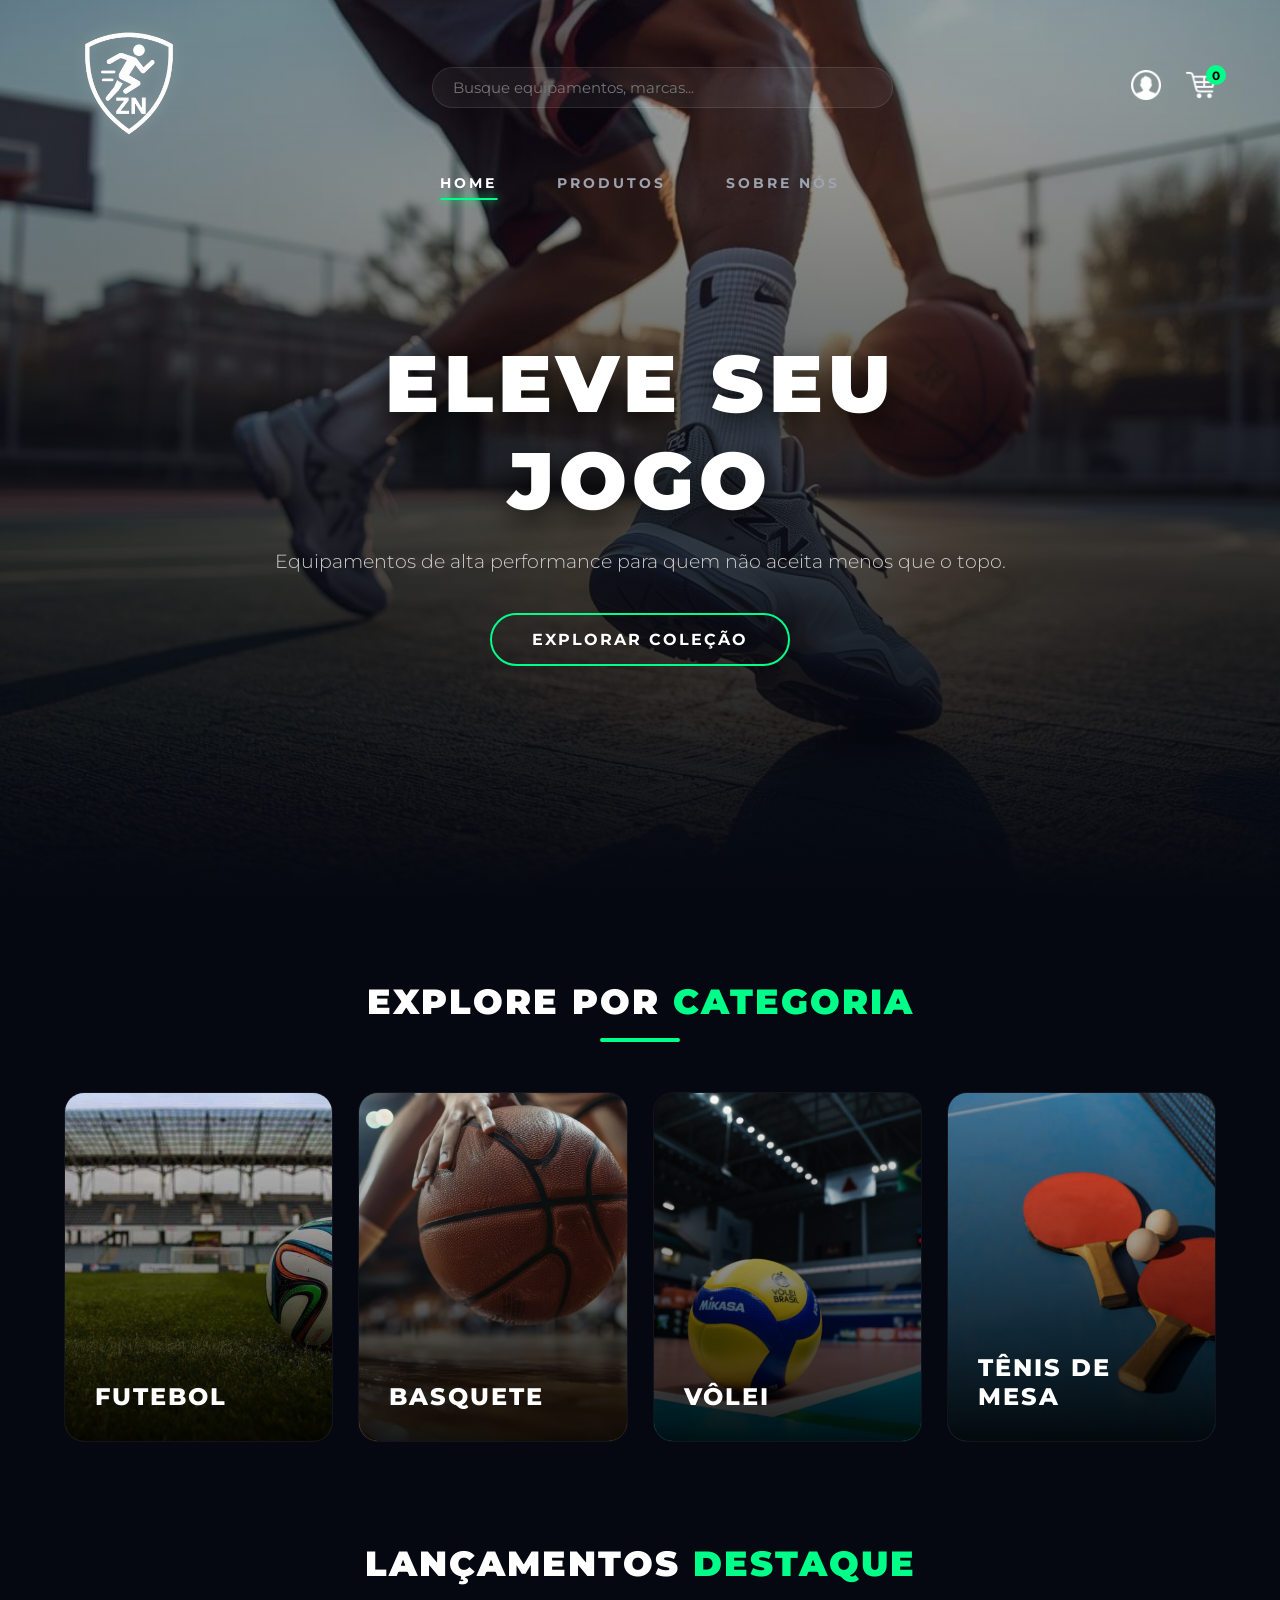
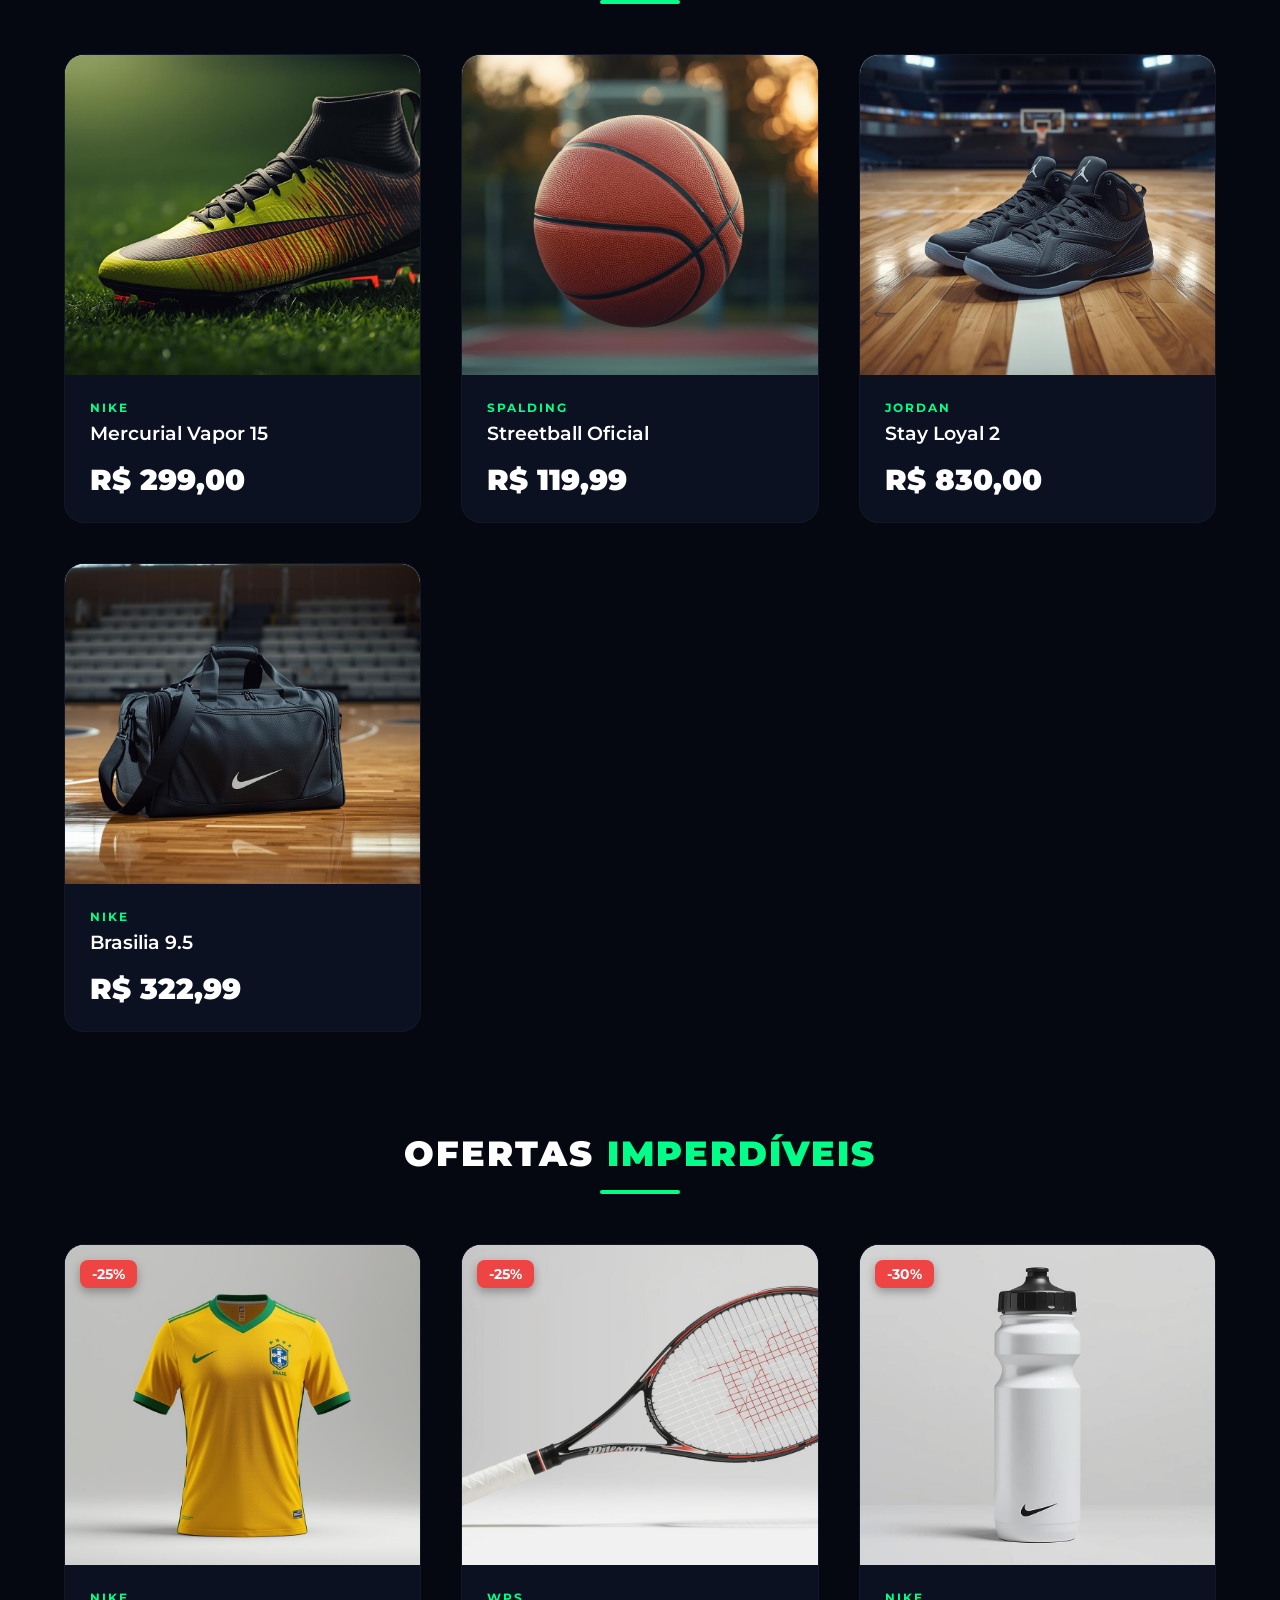
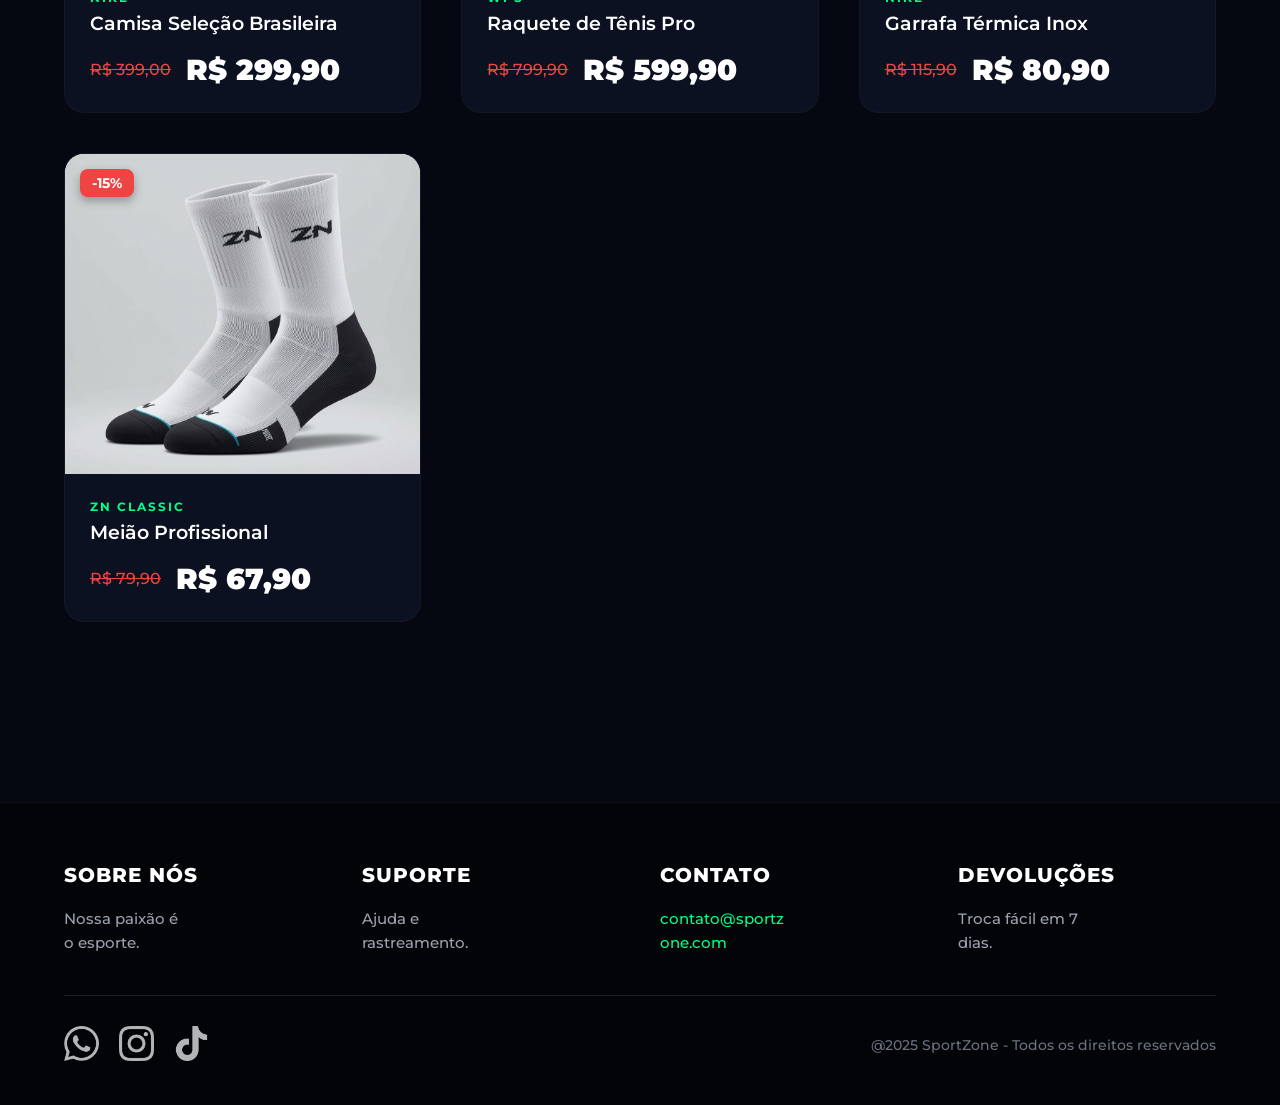
<file: index.html>
<!DOCTYPE html>
<html lang="pt-br">
<head>
    <meta charset="UTF-8">
    <meta name="viewport" content="width=device-width, initial-scale=1.0">
    <title>SportZone | Premium Sports</title>
    <link href="https://fonts.googleapis.com/css2?family=Montserrat:wght@300;500;700;900&display=swap" rel="stylesheet">
    <link rel="stylesheet" href="style.css">
</head>
<body>

    <!--------------TOPO (GLASSMORPHISM)------------------>
    <header class="top glass-header" id="header">
        <div class="topo">
            <div class="logo">
                <img id="logo" src="Imagem - 3 Páginas/LOGO.png" alt="SportZone Logo">
            </div>

            <div class="inputlupa">
                <input id="input" type="text" placeholder="Busque equipamentos, marcas...">
            </div>

            <div class="icones">
                <div class="user-icon-wrapper">
                    <img id="usuario" src="Imagem - 3 Páginas/IconeUsuario.png" alt="Usuário">
                </div>
                <div class="cart-icon-wrapper" onclick="abrirCarrinho()">
                    <img id="carro" src="Imagem - 3 Páginas/IconeCarrodeCompra.png" alt="Carrinho">
                    <span class="cart-badge">0</span>
                </div>
            </div>
        </div>

        <nav class="conexoes">
            <a href="index.html" class="ativo">HOME</a>
            <a href="produtos.html">PRODUTOS</a>
            <a href="sobrenos.html">SOBRE NÓS</a>
        </nav>
    </header>

    <!--------------HERO BANNER------------------>
    <section id="banner" class="reveal">
        <div class="banner-overlay"></div>
        <img src="Imagem - Home/Banner - HOME.jpg" alt="Banner SportZone" class="banner-img">
        <div class="banner-content">
            <h1 class="glitch-text">ELEVE SEU JOGO</h1>
            <p>Equipamentos de alta performance para quem não aceita menos que o topo.</p>
            <a href="produtos.html" class="btn-premium">EXPLORAR COLEÇÃO</a>
        </div>
    </section>

    <main class="container-principal">

        <!--------------CATEGORIAS------------------>
        <section id="categoria" class="secao reveal">
            <div class="header-secao">
                <h2 class="titulo-secao">EXPLORE POR <span>CATEGORIA</span></h2>
                <div class="linha-destaque"></div>
            </div>

            <div class="grid-categorias">
                <div class="card-categoria">
                    <img src="Imagem - Home/Futebol - HOME.jpg" alt="Futebol">
                    <div class="categoria-overlay"><h3>FUTEBOL</h3></div>
                </div>

                <div class="card-categoria">
                    <img src="Imagem - Home/Basquete - HOME.webp" alt="Basquete">
                    <div class="categoria-overlay"><h3>BASQUETE</h3></div>
                </div>

                <div class="card-categoria">
                    <img src="Imagem - Home/Volei - HOME.jfif" alt="Vôlei">
                    <div class="categoria-overlay"><h3>VÔLEI</h3></div>
                </div>

                <div class="card-categoria">
                    <img src="Imagem - Home/PingPong - HOME.jpg" alt="Ping Pong">
                    <div class="categoria-overlay"><h3>TÊNIS DE MESA</h3></div>
                </div>
            </div>
        </section>

        <!--------------DESTAQUES------------------>
        <section id="destaques" class="secao reveal">
            <div class="header-secao">
                <h2 class="titulo-secao">LANÇAMENTOS <span>DESTAQUE</span></h2>
                <div class="linha-destaque"></div>
            </div>

            <div class="grid-produtos">

                <div class="card-produto">
                    <div class="img-container">
                        <img src="Imagem - Home/Chuteira - HOME.jpg" alt="Chuteira">
                        <div class="hover-actions">
                            <button class="btn-add-cart" onclick="adicionarAoCarrinho(this)">Adicionar ao Carrinho</button>
                        </div>
                    </div>
                    <div class="info-produto">
                        <p class="marca">NIKE</p>
                        <h3 class="nome-produto">Mercurial Vapor 15</h3>
                        <p class="preco">R$ 299,00</p>
                    </div>
                </div>

                <div class="card-produto">
                    <div class="img-container">
                        <img src="Imagem - Home/Bola basquete - HOME.jpg" alt="Bola Basquete">
                        <div class="hover-actions">
                            <button class="btn-add-cart" onclick="adicionarAoCarrinho(this)">Adicionar ao Carrinho</button>
                        </div>
                    </div>
                    <div class="info-produto">
                        <p class="marca">SPALDING</p>
                        <h3 class="nome-produto">Streetball Oficial</h3>
                        <p class="preco">R$ 119,99</p>
                    </div>
                </div>

                <div class="card-produto">
                    <div class="img-container">
                        <img src="Imagem - Home/TênisBasquetePreto - HOME.jpg" alt="Tênis Basquete">
                        <div class="hover-actions">
                            <button class="btn-add-cart" onclick="adicionarAoCarrinho(this)">Adicionar ao Carrinho</button>
                        </div>
                    </div>
                    <div class="info-produto">
                        <p class="marca">JORDAN</p>
                        <h3 class="nome-produto">Stay Loyal 2</h3>
                        <p class="preco">R$ 830,00</p>
                    </div>
                </div>

                <div class="card-produto">
                    <div class="img-container">
                        <img src="Imagem - Home/Bolsa esportiva - HOME.jpg" alt="Bolsa Esportiva">
                        <div class="hover-actions">
                            <button class="btn-add-cart" onclick="adicionarAoCarrinho(this)">Adicionar ao Carrinho</button>
                        </div>
                    </div>
                    <div class="info-produto">
                        <p class="marca">NIKE</p>
                        <h3 class="nome-produto">Brasilia 9.5</h3>
                        <p class="preco">R$ 322,99</p>
                    </div>
                </div>

            </div>
        </section>

        <!--------------PROMOÇÕES------------------>
        <section id="promocoes" class="secao reveal">
            <div class="header-secao">
                <h2 class="titulo-secao">OFERTAS <span>IMPERDÍVEIS</span></h2>
                <div class="linha-destaque"></div>
            </div>

            <div class="grid-produtos">

                <div class="card-produto promo-card">
                    <div class="img-container">
                        <span class="badge-desconto">-25%</span>
                        <img src="Imagem - Home/Camiseta oficial de futebol - HOME.jpg" alt="Camisa Seleção">
                        <div class="hover-actions">
                            <button class="btn-add-cart" onclick="adicionarAoCarrinho(this)">Adicionar ao Carrinho</button>
                        </div>
                    </div>
                    <div class="info-produto promo-info">
                        <p class="marca">NIKE</p>
                        <h3 class="nome-produto">Camisa Seleção Brasileira</h3>
                        <div class="box-preco">
                            <p class="preco-antigo">R$ 399,00</p>
                            <p class="preco">R$ 299,90</p>
                        </div>
                    </div>
                </div>

                <div class="card-produto promo-card">
                    <div class="img-container">
                        <span class="badge-desconto">-25%</span>
                        <img src="Imagem - Home/Raquete de tenis - HOME.jpg" alt="Raquete">
                        <div class="hover-actions">
                            <button class="btn-add-cart" onclick="adicionarAoCarrinho(this)">Adicionar ao Carrinho</button>
                        </div>
                    </div>
                    <div class="info-produto promo-info">
                        <p class="marca">WPS</p>
                        <h3 class="nome-produto">Raquete de Tênis Pro</h3>
                        <div class="box-preco">
                            <p class="preco-antigo">R$ 799,90</p>
                            <p class="preco">R$ 599,90</p>
                        </div>
                    </div>
                </div>

                <div class="card-produto promo-card">
                    <div class="img-container">
                        <span class="badge-desconto">-30%</span>
                        <img src="Imagem - Home/Garrafa Térmica - HOME.jpg" alt="Garrafa Térmica">
                        <div class="hover-actions">
                            <button class="btn-add-cart" onclick="adicionarAoCarrinho(this)">Adicionar ao Carrinho</button>
                        </div>
                    </div>
                    <div class="info-produto promo-info">
                        <p class="marca">NIKE</p>
                        <h3 class="nome-produto">Garrafa Térmica Inox</h3>
                        <div class="box-preco">
                            <p class="preco-antigo">R$ 115,90</p>
                            <p class="preco">R$ 80,90</p>
                        </div>
                    </div>
                </div>

                <div class="card-produto promo-card">
                    <div class="img-container">
                        <span class="badge-desconto">-15%</span>
                        <img src="Imagem - Home/Meiao preto e branco - HOME.jpg" alt="Meião">
                        <div class="hover-actions">
                            <button class="btn-add-cart" onclick="adicionarAoCarrinho(this)">Adicionar ao Carrinho</button>
                        </div>
                    </div>
                    <div class="info-produto promo-info">
                        <p class="marca">ZN CLASSIC</p>
                        <h3 class="nome-produto">Meião Profissional</h3>
                        <div class="box-preco">
                            <p class="preco-antigo">R$ 79,90</p>
                            <p class="preco">R$ 67,90</p>
                        </div>
                    </div>
                </div>

            </div>
        </section>

    </main>

    <!--------------RODAPÉ------------------>
    <footer class="reveal">
        <div class="rodape-container">
            <div class="rodape-col">
                <p class="rodape-titulo">Sobre nós</p>
                <p class="rodape-texto">Nossa paixão é <br> o esporte.</p>
            </div>

            <div class="rodape-col">
                <p class="rodape-titulo">Suporte</p>
                <p class="rodape-texto">Ajuda e <br> rastreamento.</p>
            </div>

            <div class="rodape-col">
                <p class="rodape-titulo">Contato</p>
                <p class="rodape-email">contato@sportz<br>one.com</p>
            </div>

            <div class="rodape-col">
                <p class="rodape-titulo">Devoluções</p>
                <p class="rodape-texto">Troca fácil em 7 <br> dias.</p>
            </div>
        </div>

        <div class="rodape-redes">
            <div class="redes-icones">
                <a href="#"><img src="Imagem - 3 Páginas/IconeWhatsApp.png" alt="WhatsApp"></a>
                <a href="#"><img src="Imagem - 3 Páginas/IconeInstagram.png" alt="Instagram"></a>
                <a href="#"><img src="Imagem - 3 Páginas/IconeTikTok.png" alt="TikTok"></a>
            </div>
            <p id="direitos">@2025 SportZone - Todos os direitos reservados</p>
        </div>
    </footer>


    <div id="modal-carrinho" class="modal-carrinho" onclick="fecharCarrinhoFora(event)">
        <div class="conteudo-carrinho">
            <div class="cabecalho-carrinho">
                <h2>MEU <span>CARRINHO</span></h2>
                <button class="fechar-carrinho" onclick="fecharCarrinho()" aria-label="Fechar carrinho">&times;</button>
            </div>
            <div id="lista-carrinho" class="lista-carrinho"></div>
            <div class="rodape-carrinho">
                <div class="total-carrinho"><span>Total</span><strong id="total-carrinho">R$ 0,00</strong></div>
                <button class="limpar-carrinho" onclick="limparCarrinho()">Limpar carrinho</button>
            </div>
        </div>
    </div>

    <div id="toast"></div>

    <!-- SCRIPT DE ANIMAÇÃO E INTERATIVIDADE -->
    
<script>
    // Efeito do menu ao rolar a página
    window.addEventListener('scroll', () => {
        const header = document.getElementById('header');

        if (window.scrollY > 50) {
            header.classList.add('scrolled');
        } else {
            header.classList.remove('scrolled');
        }
    });

    // Animação dos elementos ao rolar a página
    const reveals = document.querySelectorAll('.reveal');

    function revealOnScroll() {
        for (let i = 0; i < reveals.length; i++) {
            let alturaJanela = window.innerHeight;
            let posicaoElemento = reveals[i].getBoundingClientRect().top;
            let elementoVisivel = 100;

            if (posicaoElemento < alturaJanela - elementoVisivel) {
                reveals[i].classList.add('active');
            }
        }
    }

    window.addEventListener('scroll', revealOnScroll);
    revealOnScroll();


    // CARRINHO COMPARTILHADO ENTRE AS PÁGINAS
    let itensCarrinho = JSON.parse(localStorage.getItem('itensCarrinho')) || [];

    function salvarCarrinho() {
        localStorage.setItem('itensCarrinho', JSON.stringify(itensCarrinho));
        localStorage.setItem('quantidadeCarrinho', itensCarrinho.reduce((total, item) => total + item.quantidade, 0));
        atualizarContadorCarrinho();
    }

    function atualizarContadorCarrinho() {
        const quantidade = itensCarrinho.reduce((total, item) => total + item.quantidade, 0);
        document.querySelectorAll('.cart-badge').forEach(badge => badge.innerText = quantidade);
    }

    function adicionarAoCarrinho(botao) {
        const cartao = botao.closest('.card-produto');
        if (!cartao) return;
        const nome = cartao.querySelector('.nome-produto')?.innerText.trim() || 'Produto';
        const marca = cartao.querySelector('.marca')?.innerText.trim() || '';
        const precoTexto = cartao.querySelector('.preco:not(.preco-antigo)')?.innerText || 'R$ 0,00';
        const preco = Number(precoTexto.replace('R$', '').replace(/\./g, '').replace(',', '.').trim()) || 0;
        const imagem = cartao.querySelector('.img-container img')?.getAttribute('src') || '';
        const existente = itensCarrinho.find(item => item.nome === nome);
        if (existente) existente.quantidade++;
        else itensCarrinho.push({ nome, marca, preco, imagem, quantidade: 1 });
        salvarCarrinho();
        mostrarToast(nome + ' adicionado ao carrinho!');
    }

    function abrirCarrinho() {
        const modal = document.getElementById('modal-carrinho');
        if (!modal) return;
        renderizarCarrinho();
        modal.classList.add('aberto');
        document.body.classList.add('carrinho-aberto');
    }

    function fecharCarrinho() {
        document.getElementById('modal-carrinho')?.classList.remove('aberto');
        document.body.classList.remove('carrinho-aberto');
    }

    function fecharCarrinhoFora(evento) {
        if (evento.target.id === 'modal-carrinho') fecharCarrinho();
    }

    function renderizarCarrinho() {
        const lista = document.getElementById('lista-carrinho');
        const totalElemento = document.getElementById('total-carrinho');
        if (!lista || !totalElemento) return;
        if (itensCarrinho.length === 0) {
            lista.innerHTML = '<p class="carrinho-vazio">Seu carrinho está vazio.</p>';
            totalElemento.innerText = 'R$ 0,00';
            return;
        }
        lista.innerHTML = itensCarrinho.map((item, indice) => `
            <div class="item-carrinho">
                <img src="${item.imagem}" alt="${item.nome}">
                <div class="dados-item-carrinho">
                    <strong>${item.nome}</strong><small>${item.marca}</small>
                    <span>${item.preco.toLocaleString('pt-BR', { style: 'currency', currency: 'BRL' })}</span>
                    <div class="controle-quantidade">
                        <button onclick="alterarQuantidade(${indice}, -1)">−</button>
                        <span>${item.quantidade}</span>
                        <button onclick="alterarQuantidade(${indice}, 1)">+</button>
                        <button class="remover-item" onclick="removerItem(${indice})">Remover</button>
                    </div>
                </div>
            </div>`).join('');
        const total = itensCarrinho.reduce((soma, item) => soma + item.preco * item.quantidade, 0);
        totalElemento.innerText = total.toLocaleString('pt-BR', { style: 'currency', currency: 'BRL' });
    }

    function alterarQuantidade(indice, variacao) {
        if (!itensCarrinho[indice]) return;
        itensCarrinho[indice].quantidade += variacao;
        if (itensCarrinho[indice].quantidade <= 0) itensCarrinho.splice(indice, 1);
        salvarCarrinho();
        renderizarCarrinho();
    }

    function removerItem(indice) {
        itensCarrinho.splice(indice, 1);
        salvarCarrinho();
        renderizarCarrinho();
    }

    function limparCarrinho() {
        itensCarrinho = [];
        salvarCarrinho();
        renderizarCarrinho();
    }

    function mostrarToast(mensagem) {
        const toast = document.getElementById('toast');
        if (!toast) return;
        toast.innerText = mensagem;
        toast.classList.add('show');
        setTimeout(() => toast.classList.remove('show'), 3000);
    }

    salvarCarrinho();
</script>

</body>
</html>
</file>
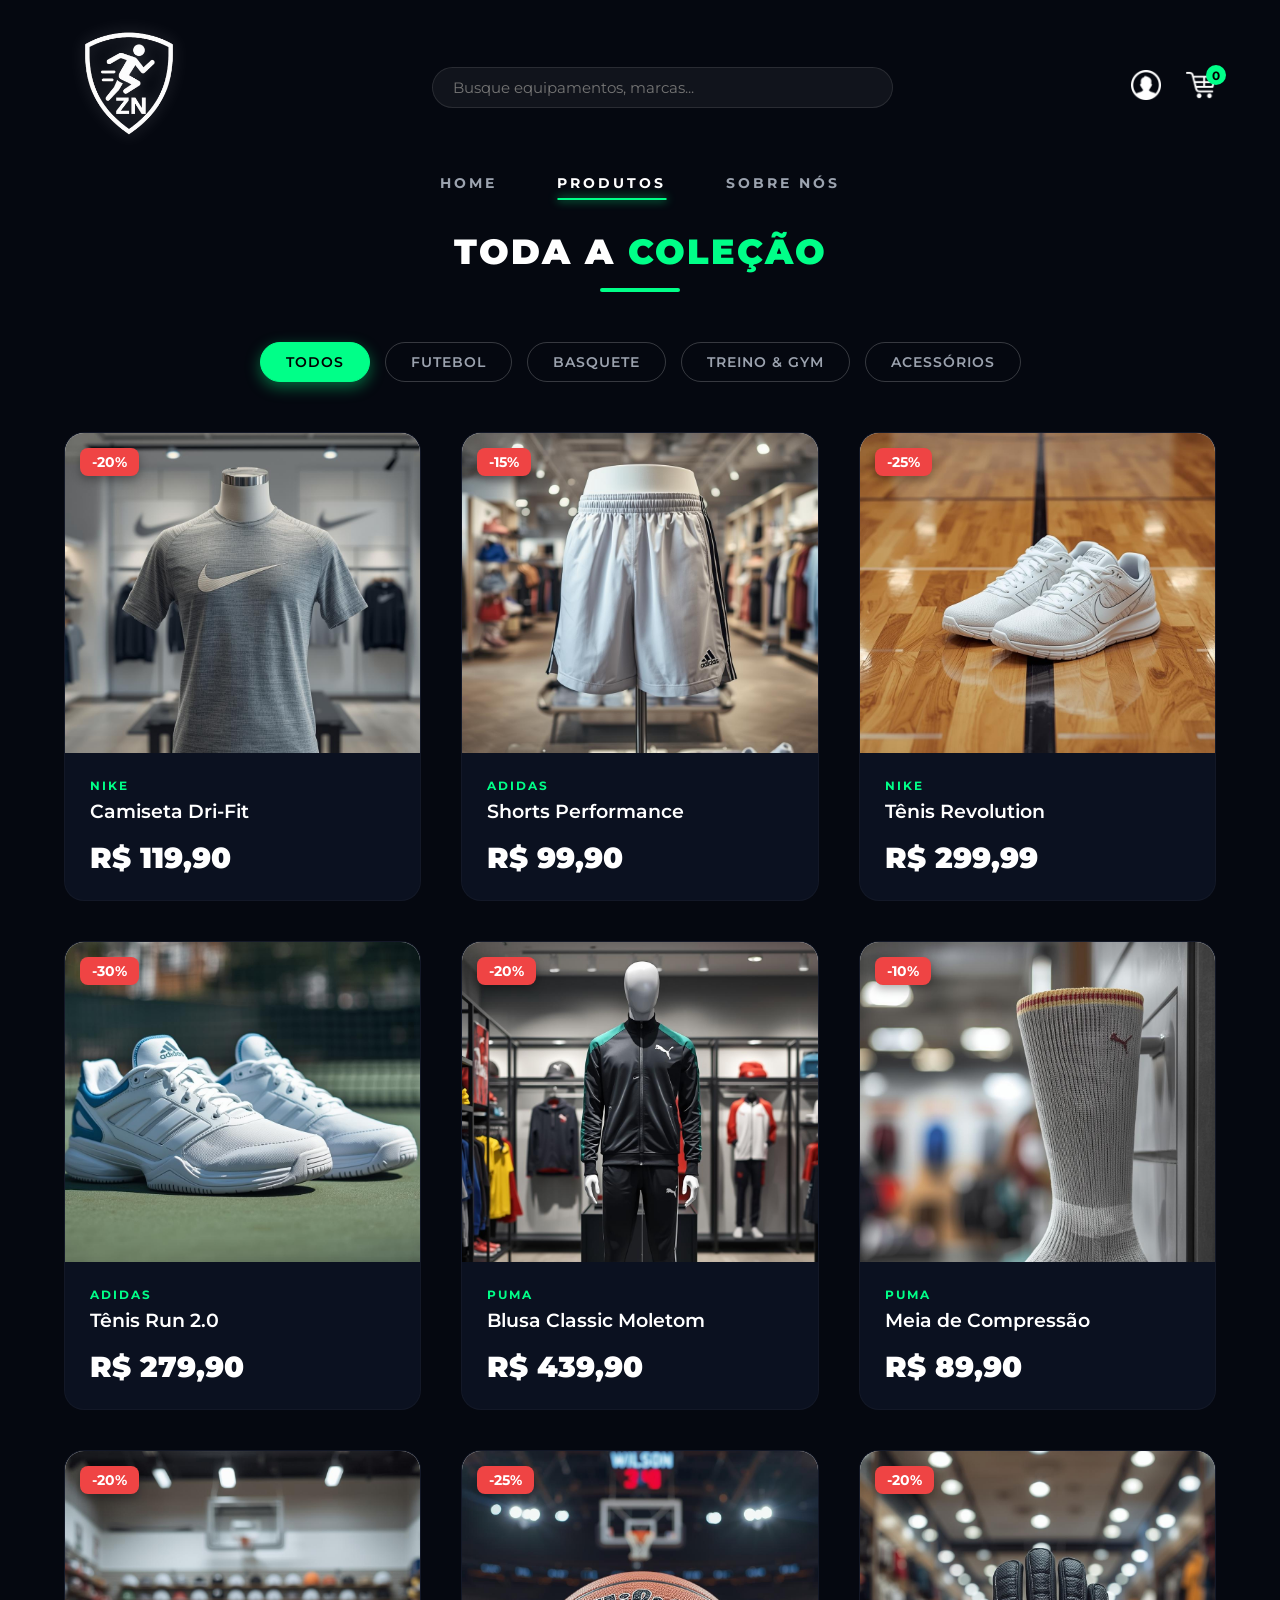
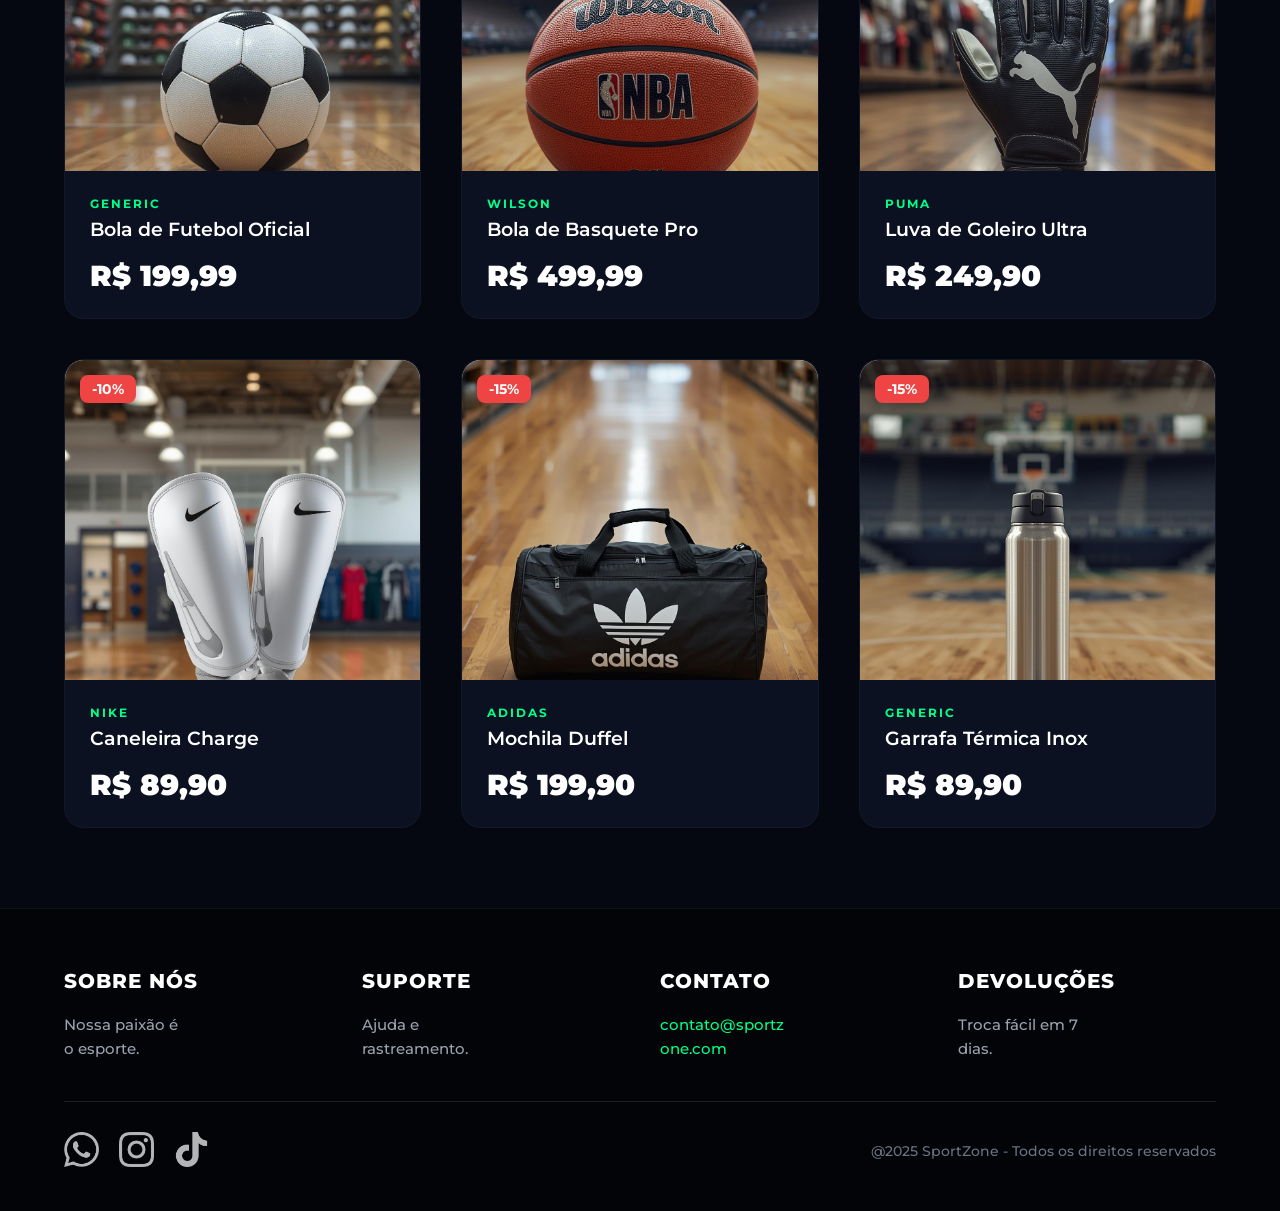
<file: produtos.html>
<!DOCTYPE html>
<html lang="pt-br">
<head>
    <meta charset="UTF-8">
    <meta name="viewport" content="width=device-width, initial-scale=1.0">
    <title>SportZone | Coleção Completa</title>
    <link href="https://fonts.googleapis.com/css2?family=Montserrat:wght@300;500;700;900&display=swap" rel="stylesheet">
    <link rel="stylesheet" href="styleP.css">
</head>
<body>

    <!--------------TOPO------------------>
    <header class="top glass-header scrolled" id="header"> <!-- Scrolled por padrão pois não tem banner hero -->
        <div class="topo">
            <div class="logo"><img id="logo" src="Imagem - 3 Páginas/LOGO.png" alt="SportZone Logo"></div>
            <div class="inputlupa">
                <input id="input" type="text" placeholder="Busque equipamentos, marcas...">
            </div>
            <div class="icones">
                <div class="user-icon-wrapper"><img id="usuario" src="Imagem - 3 Páginas/IconeUsuario.png" alt="Usuário"></div>
                <div class="cart-icon-wrapper" onclick="abrirCarrinho()">
                    <img id="carro" src="Imagem - 3 Páginas/IconeCarrodeCompra.png" alt="Carrinho">
                    <span class="cart-badge">0</span>
                </div>
            </div>
        </div>
        <nav class="conexoes">
            <a href="index.html">HOME</a>
            <a href="produtos.html" class="ativo">PRODUTOS</a>
            <a href="sobrenos.html">SOBRE NÓS</a>
        </nav>
    </header>

    <main class="container-principal" style="margin-top: 150px;">
        
        <div class="cabecalho-produtos reveal active">
            <div class="header-secao" style="margin-bottom: 30px;">
                <h2 class="titulo-secao">TODA A <span>COLEÇÃO</span></h2>
                <div class="linha-destaque"></div>
            </div>
            
            <!-- Filtros Modernos (Pills) -->
            <div class="filtros-modernos">
                <button class="filter-pill active" onclick="filtrar('todos')">Todos</button>
                <button class="filter-pill" onclick="filtrar('futebol')">Futebol</button>
                <button class="filter-pill" onclick="filtrar('basquete')">Basquete</button>
                <button class="filter-pill" onclick="filtrar('treino')">Treino & Gym</button>
                <button class="filter-pill" onclick="filtrar('acessorios')">Acessórios</button>
            </div>
        </div>

        <!--------------GRID DE PRODUTOS------------------>
        <div class="grid-produtos" id="grid">

            <!-- Produto 1 (Treino) -->
            <div class="card-produto filter-item treino">
                <div class="img-container">
                    <span class="badge-desconto">-20%</span>
                    <img src="Imagem - Produtos/Camiseta nike 1.jpg" alt="Camiseta Dri-Fit">
                    <div class="hover-actions"><button class="btn-add-cart" onclick="adicionarAoCarrinho(this)">Adicionar</button></div>
                </div>
                <div class="info-produto">
                    <p class="marca">NIKE</p>
                    <h3 class="nome-produto">Camiseta Dri-Fit</h3>
                    <p class="preco">R$ 119,90</p>
                </div>
            </div>

            <!-- Produto 2 (Treino) -->
            <div class="card-produto filter-item treino">
                <div class="img-container">
                    <span class="badge-desconto">-15%</span>
                    <img src="Imagem - Produtos/Shorts Adidas.jpg" alt="Shorts Adidas">
                    <div class="hover-actions"><button class="btn-add-cart" onclick="adicionarAoCarrinho(this)">Adicionar</button></div>
                </div>
                <div class="info-produto">
                    <p class="marca">ADIDAS</p>
                    <h3 class="nome-produto">Shorts Performance</h3>
                    <p class="preco">R$ 99,90</p>
                </div>
            </div>

            <!-- Produto 3 (Treino) -->
            <div class="card-produto filter-item treino">
                <div class="img-container">
                    <span class="badge-desconto">-25%</span>
                    <img src="Imagem - Produtos/Tenis Nike.jpg" alt="Tênis Nike">
                    <div class="hover-actions"><button class="btn-add-cart" onclick="adicionarAoCarrinho(this)">Adicionar</button></div>
                </div>
                <div class="info-produto">
                    <p class="marca">NIKE</p>
                    <h3 class="nome-produto">Tênis Revolution</h3>
                    <p class="preco">R$ 299,99</p>
                </div>
            </div>

            <!-- Produto 4 (Treino) -->
            <div class="card-produto filter-item treino">
                <div class="img-container">
                    <span class="badge-desconto">-30%</span>
                    <img src="Imagem - Produtos/Tenis Adidas.jpg" alt="Tênis Adidas">
                    <div class="hover-actions"><button class="btn-add-cart" onclick="adicionarAoCarrinho(this)">Adicionar</button></div>
                </div>
                <div class="info-produto">
                    <p class="marca">ADIDAS</p>
                    <h3 class="nome-produto">Tênis Run 2.0</h3>
                    <p class="preco">R$ 279,90</p>
                </div>
            </div>

            <!-- Produto 5 (Treino) -->
            <div class="card-produto filter-item treino">
                <div class="img-container">
                    <span class="badge-desconto">-20%</span>
                    <img src="Imagem - Produtos/Agasalho Puma.jpg" alt="Blusa Puma">
                    <div class="hover-actions"><button class="btn-add-cart" onclick="adicionarAoCarrinho(this)">Adicionar</button></div>
                </div>
                <div class="info-produto">
                    <p class="marca">PUMA</p>
                    <h3 class="nome-produto">Blusa Classic Moletom</h3>
                    <p class="preco">R$ 439,90</p>
                </div>
            </div>

            <!-- Produto 6 (Treino) -->
            <div class="card-produto filter-item treino">
                <div class="img-container">
                    <span class="badge-desconto">-10%</span>
                    <img src="Imagem - Produtos/Meia de Comprensão Puma.jpg" alt="Meia Compressão">
                    <div class="hover-actions"><button class="btn-add-cart" onclick="adicionarAoCarrinho(this)">Adicionar</button></div>
                </div>
                <div class="info-produto">
                    <p class="marca">PUMA</p>
                    <h3 class="nome-produto">Meia de Compressão</h3>
                    <p class="preco">R$ 89,90</p>
                </div>
            </div>

            <!-- Produto 7 (Futebol) -->
            <div class="card-produto filter-item futebol">
                <div class="img-container">
                    <span class="badge-desconto">-20%</span>
                    <img src="Imagem - Produtos/Bola de Futebol.jpg" alt="Bola de Futebol">
                    <div class="hover-actions"><button class="btn-add-cart" onclick="adicionarAoCarrinho(this)">Adicionar</button></div>
                </div>
                <div class="info-produto">
                    <p class="marca">GENERIC</p>
                    <h3 class="nome-produto">Bola de Futebol Oficial</h3>
                    <p class="preco">R$ 199,99</p>
                </div>
            </div>

            <!-- Produto 8 (Basquete) -->
            <div class="card-produto filter-item basquete">
                <div class="img-container">
                    <span class="badge-desconto">-25%</span>
                    <img src="Imagem - Produtos/Bola de Basquete Wilson.jpg" alt="Bola Basquete Wilson">
                    <div class="hover-actions"><button class="btn-add-cart" onclick="adicionarAoCarrinho(this)">Adicionar</button></div>
                </div>
                <div class="info-produto">
                    <p class="marca">WILSON</p>
                    <h3 class="nome-produto">Bola de Basquete Pro</h3>
                    <p class="preco">R$ 499,99</p>
                </div>
            </div>

            <!-- Produto 9 (Futebol) -->
            <div class="card-produto filter-item futebol">
                <div class="img-container">
                    <span class="badge-desconto">-20%</span>
                    <img src="Imagem - Produtos/Luva de Goleiro Puma.jpg" alt="Luva Goleiro">
                    <div class="hover-actions"><button class="btn-add-cart" onclick="adicionarAoCarrinho(this)">Adicionar</button></div>
                </div>
                <div class="info-produto">
                    <p class="marca">PUMA</p>
                    <h3 class="nome-produto">Luva de Goleiro Ultra</h3>
                    <p class="preco">R$ 249,90</p>
                </div>
            </div>

            <!-- Produto 10 (Futebol) -->
            <div class="card-produto filter-item futebol">
                <div class="img-container">
                    <span class="badge-desconto">-10%</span>
                    <img src="Imagem - Produtos/Caneleira Nike.jpg" alt="Caneleira">
                    <div class="hover-actions"><button class="btn-add-cart" onclick="adicionarAoCarrinho(this)">Adicionar</button></div>
                </div>
                <div class="info-produto">
                    <p class="marca">NIKE</p>
                    <h3 class="nome-produto">Caneleira Charge</h3>
                    <p class="preco">R$ 89,90</p>
                </div>
            </div>

            <!-- Produto 11 (Acessórios) -->
            <div class="card-produto filter-item acessorios">
                <div class="img-container">
                    <span class="badge-desconto">-15%</span>
                    <img src="Imagem - Produtos/Bolsa Esportiva Adidas.jpg" alt="Bolsa Esportiva">
                    <div class="hover-actions"><button class="btn-add-cart" onclick="adicionarAoCarrinho(this)">Adicionar</button></div>
                </div>
                <div class="info-produto">
                    <p class="marca">ADIDAS</p>
                    <h3 class="nome-produto">Mochila Duffel</h3>
                    <p class="preco">R$ 199,90</p>
                </div>
            </div>

            <!-- Produto 12 (Acessórios) -->
            <div class="card-produto filter-item acessorios">
                <div class="img-container">
                    <span class="badge-desconto">-15%</span>
                    <img src="Imagem - Produtos/Garrafa Térmica.jpg" alt="Garrafa Térmica">
                    <div class="hover-actions"><button class="btn-add-cart" onclick="adicionarAoCarrinho(this)">Adicionar</button></div>
                </div>
                <div class="info-produto">
                    <p class="marca">GENERIC</p>
                    <h3 class="nome-produto">Garrafa Térmica Inox</h3>
                    <p class="preco">R$ 89,90</p>
                </div>
            </div>

        </div>
    </main>

    <!--------------RODAPÉ------------------>
    <footer>
        <div class="rodape-container">
            <div class="rodape-col">
                <p class="rodape-titulo">Sobre nós</p>
                <p class="rodape-texto">Nossa paixão é <br> o esporte.</p>
            </div>
            <div class="rodape-col">
                <p class="rodape-titulo">Suporte</p>
                <p class="rodape-texto">Ajuda e <br> rastreamento.</p>
            </div>
            <div class="rodape-col">
                <p class="rodape-titulo">Contato</p>
                <p class="rodape-email">contato@sportz<br>one.com</p>
            </div>
            <div class="rodape-col">
                <p class="rodape-titulo">Devoluções</p>
                <p class="rodape-texto">Troca fácil em 7 <br> dias.</p>
            </div>
        </div>
        <div class="rodape-redes">
            <div class="redes-icones">
                <a href="#"><img src="Imagem - 3 Páginas/IconeWhatsApp.png" alt="WhatsApp"></a>
                <a href="#"><img src="Imagem - 3 Páginas/IconeInstagram.png" alt="Instagram"></a>
                <a href="#"><img src="Imagem - 3 Páginas/IconeTikTok.png" alt="TikTok"></a>
            </div>
            <p id="direitos">@2025 SportZone - Todos os direitos reservados</p>
        </div>
    </footer>


    <div id="modal-carrinho" class="modal-carrinho" onclick="fecharCarrinhoFora(event)">
        <div class="conteudo-carrinho">
            <div class="cabecalho-carrinho">
                <h2>MEU <span>CARRINHO</span></h2>
                <button class="fechar-carrinho" onclick="fecharCarrinho()" aria-label="Fechar carrinho">&times;</button>
            </div>
            <div id="lista-carrinho" class="lista-carrinho"></div>
            <div class="rodape-carrinho">
                <div class="total-carrinho"><span>Total</span><strong id="total-carrinho">R$ 0,00</strong></div>
                <button class="limpar-carrinho" onclick="limparCarrinho()">Limpar carrinho</button>
            </div>
        </div>
    </div>

    <div id="toast"></div>

    
<script>
    // Animação dos produtos ao carregar a página
    document.addEventListener("DOMContentLoaded", () => {
        const cards = document.querySelectorAll('.card-produto');

        cards.forEach((card, index) => {
            card.style.opacity = '0';
            card.style.transform = 'translateY(30px)';

            setTimeout(() => {
                card.style.transition = 'all 0.6s cubic-bezier(0.5, 0, 0, 1)';
                card.style.opacity = '1';
                card.style.transform = 'translateY(0)';
            }, index * 100);
        });
    });

    // LÓGICA DE FILTRO DOS PRODUTOS
    function filtrar(categoria) {
        const pills = document.querySelectorAll('.filter-pill');

        pills.forEach(p => p.classList.remove('active'));

        event.target.classList.add('active');

        const itens = document.querySelectorAll('.filter-item');

        itens.forEach(item => {
            if (categoria === 'todos' || item.classList.contains(categoria)) {
                item.style.display = 'block';

                setTimeout(() => {
                    item.style.opacity = '1';
                    item.style.transform = 'scale(1)';
                }, 50);

            } else {
                item.style.opacity = '0';
                item.style.transform = 'scale(0.9)';

                setTimeout(() => {
                    item.style.display = 'none';
                }, 300);
            }
        });
    }

    // Efeito do menu ao rolar a página
    window.addEventListener('scroll', () => {
        const header = document.getElementById('header');

        if (header) {
            if (window.scrollY > 50) {
                header.classList.add('scrolled');
            } else {
                header.classList.remove('scrolled');
            }
        }
    });

    // Animação dos elementos ao rolar a página
    const reveals = document.querySelectorAll('.reveal');

    function revealOnScroll() {
        for (let i = 0; i < reveals.length; i++) {
            let alturaJanela = window.innerHeight;
            let posicaoElemento = reveals[i].getBoundingClientRect().top;

            if (posicaoElemento < alturaJanela - 100) {
                reveals[i].classList.add('active');
            }
        }
    }

    window.addEventListener('scroll', revealOnScroll);
    revealOnScroll();


    // CARRINHO COMPARTILHADO ENTRE AS PÁGINAS
    let itensCarrinho = JSON.parse(localStorage.getItem('itensCarrinho')) || [];

    function salvarCarrinho() {
        localStorage.setItem('itensCarrinho', JSON.stringify(itensCarrinho));
        localStorage.setItem('quantidadeCarrinho', itensCarrinho.reduce((total, item) => total + item.quantidade, 0));
        atualizarContadorCarrinho();
    }

    function atualizarContadorCarrinho() {
        const quantidade = itensCarrinho.reduce((total, item) => total + item.quantidade, 0);
        document.querySelectorAll('.cart-badge').forEach(badge => badge.innerText = quantidade);
    }

    function adicionarAoCarrinho(botao) {
        const cartao = botao.closest('.card-produto');
        if (!cartao) return;
        const nome = cartao.querySelector('.nome-produto')?.innerText.trim() || 'Produto';
        const marca = cartao.querySelector('.marca')?.innerText.trim() || '';
        const precoTexto = cartao.querySelector('.preco:not(.preco-antigo)')?.innerText || 'R$ 0,00';
        const preco = Number(precoTexto.replace('R$', '').replace(/\./g, '').replace(',', '.').trim()) || 0;
        const imagem = cartao.querySelector('.img-container img')?.getAttribute('src') || '';
        const existente = itensCarrinho.find(item => item.nome === nome);
        if (existente) existente.quantidade++;
        else itensCarrinho.push({ nome, marca, preco, imagem, quantidade: 1 });
        salvarCarrinho();
        mostrarToast(nome + ' adicionado ao carrinho!');
    }

    function abrirCarrinho() {
        const modal = document.getElementById('modal-carrinho');
        if (!modal) return;
        renderizarCarrinho();
        modal.classList.add('aberto');
        document.body.classList.add('carrinho-aberto');
    }

    function fecharCarrinho() {
        document.getElementById('modal-carrinho')?.classList.remove('aberto');
        document.body.classList.remove('carrinho-aberto');
    }

    function fecharCarrinhoFora(evento) {
        if (evento.target.id === 'modal-carrinho') fecharCarrinho();
    }

    function renderizarCarrinho() {
        const lista = document.getElementById('lista-carrinho');
        const totalElemento = document.getElementById('total-carrinho');
        if (!lista || !totalElemento) return;
        if (itensCarrinho.length === 0) {
            lista.innerHTML = '<p class="carrinho-vazio">Seu carrinho está vazio.</p>';
            totalElemento.innerText = 'R$ 0,00';
            return;
        }
        lista.innerHTML = itensCarrinho.map((item, indice) => `
            <div class="item-carrinho">
                <img src="${item.imagem}" alt="${item.nome}">
                <div class="dados-item-carrinho">
                    <strong>${item.nome}</strong><small>${item.marca}</small>
                    <span>${item.preco.toLocaleString('pt-BR', { style: 'currency', currency: 'BRL' })}</span>
                    <div class="controle-quantidade">
                        <button onclick="alterarQuantidade(${indice}, -1)">−</button>
                        <span>${item.quantidade}</span>
                        <button onclick="alterarQuantidade(${indice}, 1)">+</button>
                        <button class="remover-item" onclick="removerItem(${indice})">Remover</button>
                    </div>
                </div>
            </div>`).join('');
        const total = itensCarrinho.reduce((soma, item) => soma + item.preco * item.quantidade, 0);
        totalElemento.innerText = total.toLocaleString('pt-BR', { style: 'currency', currency: 'BRL' });
    }

    function alterarQuantidade(indice, variacao) {
        if (!itensCarrinho[indice]) return;
        itensCarrinho[indice].quantidade += variacao;
        if (itensCarrinho[indice].quantidade <= 0) itensCarrinho.splice(indice, 1);
        salvarCarrinho();
        renderizarCarrinho();
    }

    function removerItem(indice) {
        itensCarrinho.splice(indice, 1);
        salvarCarrinho();
        renderizarCarrinho();
    }

    function limparCarrinho() {
        itensCarrinho = [];
        salvarCarrinho();
        renderizarCarrinho();
    }

    function mostrarToast(mensagem) {
        const toast = document.getElementById('toast');
        if (!toast) return;
        toast.innerText = mensagem;
        toast.classList.add('show');
        setTimeout(() => toast.classList.remove('show'), 3000);
    }

    salvarCarrinho();
</script>

</body>
</html>
</file>
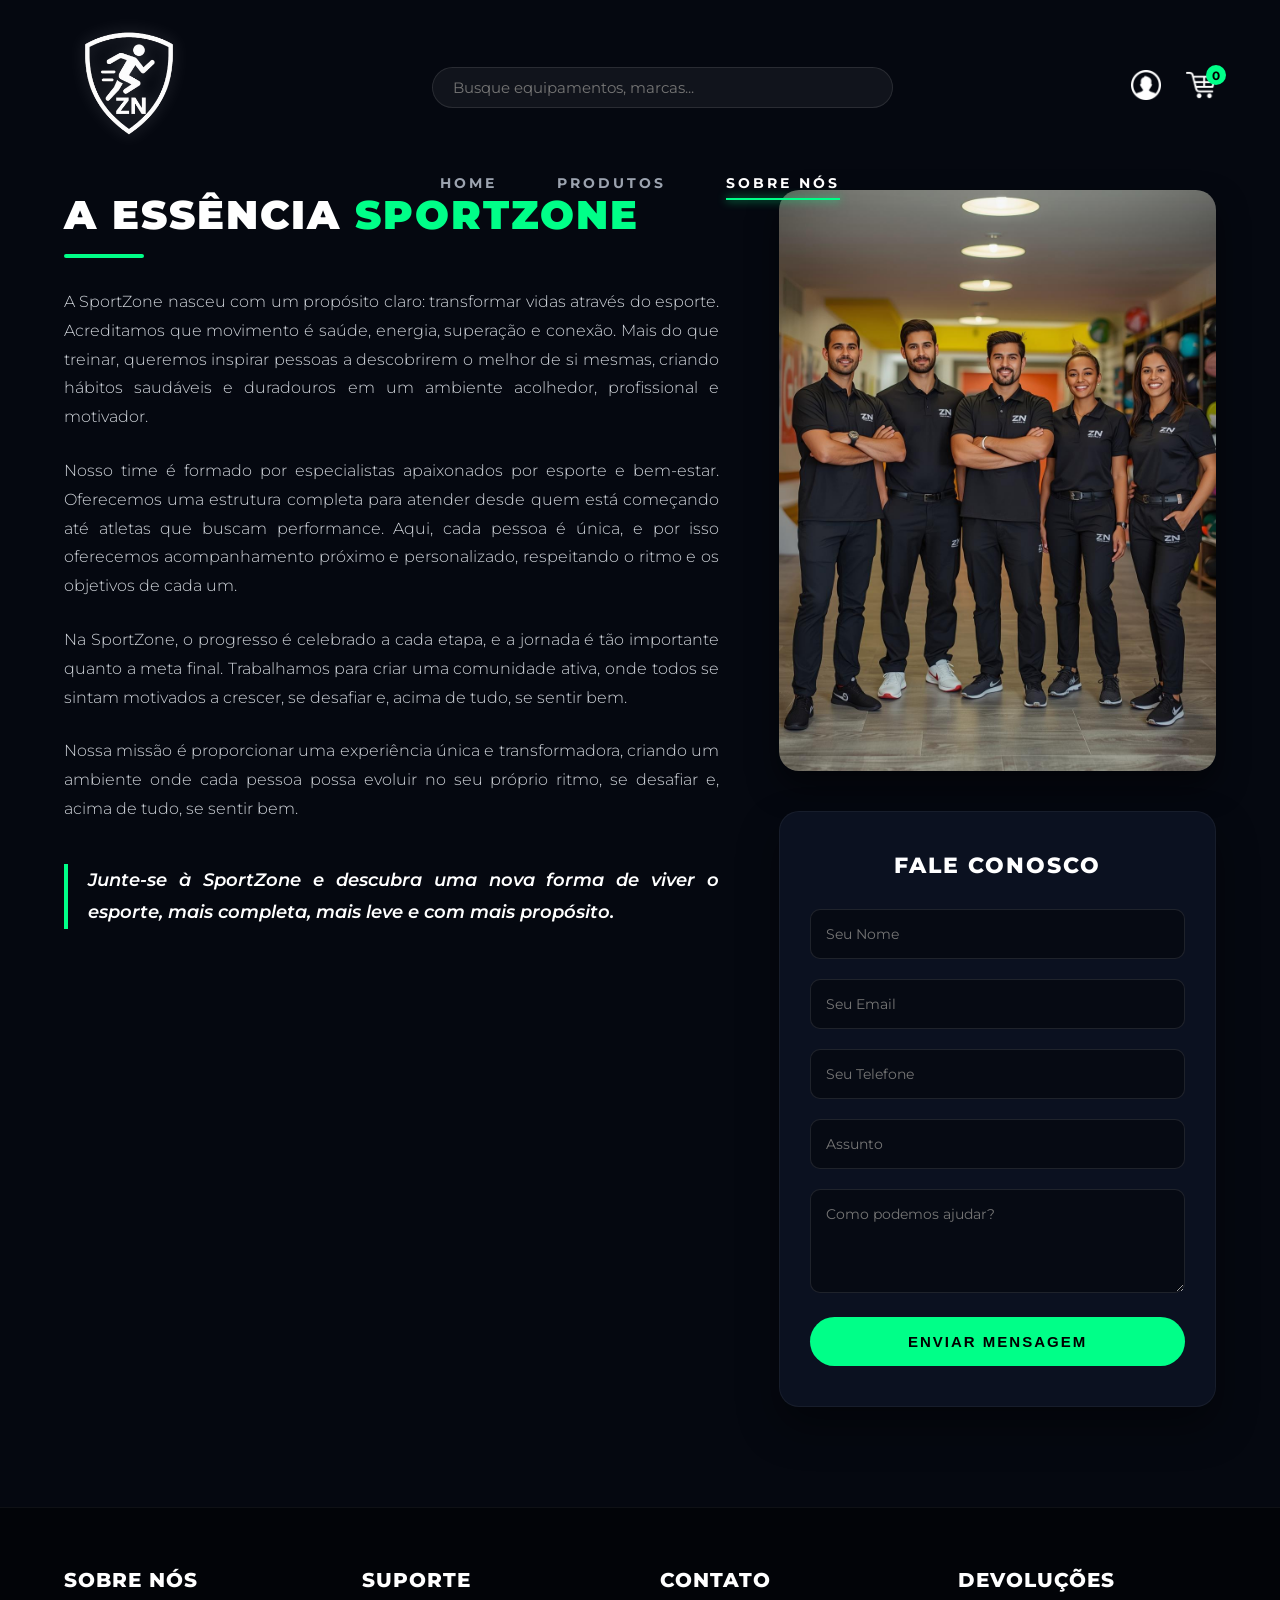
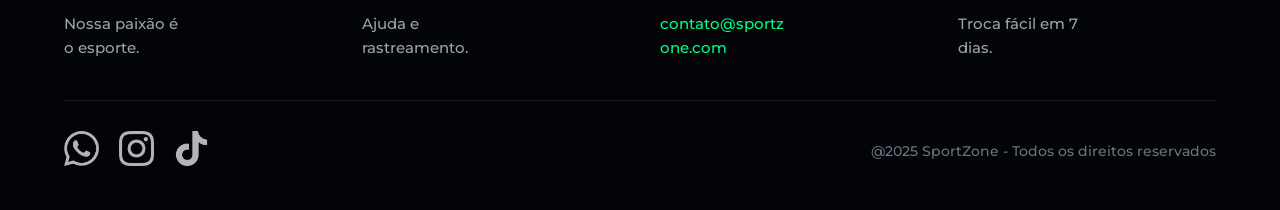
<file: sobrenos.html>
<!DOCTYPE html>
<html lang="pt-br">
<head>
    <meta charset="UTF-8">
    <meta name="viewport" content="width=device-width, initial-scale=1.0">
    <title>SportZone | Nossa História</title>
    <link href="https://fonts.googleapis.com/css2?family=Montserrat:wght@300;500;700;900&display=swap" rel="stylesheet">
    <link rel="stylesheet" href="styleS.css">
</head>
<body>

    <!--------------TOPO------------------>
    <header class="top glass-header scrolled" id="header">
        <div class="topo">
            <div class="logo"><img id="logo" src="Imagem - 3 Páginas/LOGO.png" alt="SportZone Logo"></div>
            <div class="inputlupa">
                <input id="input" type="text" placeholder="Busque equipamentos, marcas...">
            </div>
            <div class="icones">
                <div class="user-icon-wrapper"><img id="usuario" src="Imagem - 3 Páginas/IconeUsuario.png" alt="Usuário"></div>
                <div class="cart-icon-wrapper" onclick="abrirCarrinho()">
                    <img id="carro" src="Imagem - 3 Páginas/IconeCarrodeCompra.png" alt="Carrinho">
                    <span class="cart-badge">0</span>
                </div>
            </div>
        </div>
        <nav class="conexoes">
            <a href="index.html">HOME</a>
            <a href="produtos.html">PRODUTOS</a>
            <a href="sobrenos.html" class="ativo">SOBRE NÓS</a>
        </nav>
    </header>

    <main class="contprincipal" style="margin-top: 150px;">

        <section class="esquerda reveal active">
            <h1 class="titulo-pagina">A ESSÊNCIA <span>SPORTZONE</span></h1>
            <div class="linha-destaque" style="margin: 15px 0 30px 0;"></div>
            
            <p>
                A SportZone nasceu com um propósito claro: transformar vidas através do esporte. Acreditamos que movimento é saúde, energia, superação e conexão. Mais do que treinar, queremos inspirar pessoas a descobrirem o melhor de si mesmas, criando hábitos saudáveis e duradouros em um ambiente acolhedor, profissional e motivador.
            </p>
            <p>
                Nosso time é formado por especialistas apaixonados por esporte e bem-estar. Oferecemos uma estrutura completa para atender desde quem está começando até atletas que buscam performance. Aqui, cada pessoa é única, e por isso oferecemos acompanhamento próximo e personalizado, respeitando o ritmo e os objetivos de cada um.
            </p>
            <p>
                Na SportZone, o progresso é celebrado a cada etapa, e a jornada é tão importante quanto a meta final. Trabalhamos para criar uma comunidade ativa, onde todos se sintam motivados a crescer, se desafiar e, acima de tudo, se sentir bem.
            </p>
            <p>
                Nossa missão é proporcionar uma experiência única e transformadora, criando um ambiente onde cada pessoa possa evoluir no seu próprio ritmo, se desafiar e, acima de tudo, se sentir bem.
            </p>
            <p class="destaque-texto">
                Junte-se à SportZone e descubra uma nova forma de viver o esporte, mais completa, mais leve e com mais propósito.
            </p>
        </section>

        <aside class="direita reveal active">
            <div class="img-wrapper">
                <img src="Imagem - SobreNós/Equipe ZN - SOBRE NÓS.jpg" alt="Equipe SportZone" id="eqzn">
            </div>

            <div class="forms">
                <h3>FALE CONOSCO</h3>
                <input type="text" placeholder="Seu Nome" required>
                <input type="email" placeholder="Seu Email" required>
                <input type="tel" placeholder="Seu Telefone">
                <input type="text" placeholder="Assunto" required>
                <textarea placeholder="Como podemos ajudar?" rows="4" required></textarea>
                <button onclick="enviarFormulario(event)">ENVIAR MENSAGEM</button>
            </div>
        </aside>
        
    </main>

    <!--------------RODAPÉ------------------>
    <footer>
        <div class="rodape-container">
            <div class="rodape-col">
                <p class="rodape-titulo">Sobre nós</p>
                <p class="rodape-texto">Nossa paixão é <br> o esporte.</p>
            </div>
            <div class="rodape-col">
                <p class="rodape-titulo">Suporte</p>
                <p class="rodape-texto">Ajuda e <br> rastreamento.</p>
            </div>
            <div class="rodape-col">
                <p class="rodape-titulo">Contato</p>
                <p class="rodape-email">contato@sportz<br>one.com</p>
            </div>
            <div class="rodape-col">
                <p class="rodape-titulo">Devoluções</p>
                <p class="rodape-texto">Troca fácil em 7 <br> dias.</p>
            </div>
        </div>
        <div class="rodape-redes">
            <div class="redes-icones">
                <a href="#"><img src="Imagem - 3 Páginas/IconeWhatsApp.png" alt="WhatsApp"></a>
                <a href="#"><img src="Imagem - 3 Páginas/IconeInstagram.png" alt="Instagram"></a>
                <a href="#"><img src="Imagem - 3 Páginas/IconeTikTok.png" alt="TikTok"></a>
            </div>
            <p id="direitos">@2025 SportZone - Todos os direitos reservados</p>
        </div>
    </footer>


    <div id="modal-carrinho" class="modal-carrinho" onclick="fecharCarrinhoFora(event)">
        <div class="conteudo-carrinho">
            <div class="cabecalho-carrinho">
                <h2>MEU <span>CARRINHO</span></h2>
                <button class="fechar-carrinho" onclick="fecharCarrinho()" aria-label="Fechar carrinho">&times;</button>
            </div>
            <div id="lista-carrinho" class="lista-carrinho"></div>
            <div class="rodape-carrinho">
                <div class="total-carrinho"><span>Total</span><strong id="total-carrinho">R$ 0,00</strong></div>
                <button class="limpar-carrinho" onclick="limparCarrinho()">Limpar carrinho</button>
            </div>
        </div>
    </div>

    <div id="toast"></div>

    <script>
        window.addEventListener('scroll', () => {
            const header = document.getElementById('header');
            if (header) header.classList.toggle('scrolled', window.scrollY > 50);
        });
        const reveals = document.querySelectorAll('.reveal');
        function revealOnScroll() {
            reveals.forEach(elemento => {
                if (elemento.getBoundingClientRect().top < window.innerHeight - 100) elemento.classList.add('active');
            });
        }
        window.addEventListener('scroll', revealOnScroll);
        revealOnScroll();


    // CARRINHO COMPARTILHADO ENTRE AS PÁGINAS
    let itensCarrinho = JSON.parse(localStorage.getItem('itensCarrinho')) || [];

    function salvarCarrinho() {
        localStorage.setItem('itensCarrinho', JSON.stringify(itensCarrinho));
        localStorage.setItem('quantidadeCarrinho', itensCarrinho.reduce((total, item) => total + item.quantidade, 0));
        atualizarContadorCarrinho();
    }

    function atualizarContadorCarrinho() {
        const quantidade = itensCarrinho.reduce((total, item) => total + item.quantidade, 0);
        document.querySelectorAll('.cart-badge').forEach(badge => badge.innerText = quantidade);
    }

    function adicionarAoCarrinho(botao) {
        const cartao = botao.closest('.card-produto');
        if (!cartao) return;
        const nome = cartao.querySelector('.nome-produto')?.innerText.trim() || 'Produto';
        const marca = cartao.querySelector('.marca')?.innerText.trim() || '';
        const precoTexto = cartao.querySelector('.preco:not(.preco-antigo)')?.innerText || 'R$ 0,00';
        const preco = Number(precoTexto.replace('R$', '').replace(/\./g, '').replace(',', '.').trim()) || 0;
        const imagem = cartao.querySelector('.img-container img')?.getAttribute('src') || '';
        const existente = itensCarrinho.find(item => item.nome === nome);
        if (existente) existente.quantidade++;
        else itensCarrinho.push({ nome, marca, preco, imagem, quantidade: 1 });
        salvarCarrinho();
        mostrarToast(nome + ' adicionado ao carrinho!');
    }

    function abrirCarrinho() {
        const modal = document.getElementById('modal-carrinho');
        if (!modal) return;
        renderizarCarrinho();
        modal.classList.add('aberto');
        document.body.classList.add('carrinho-aberto');
    }

    function fecharCarrinho() {
        document.getElementById('modal-carrinho')?.classList.remove('aberto');
        document.body.classList.remove('carrinho-aberto');
    }

    function fecharCarrinhoFora(evento) {
        if (evento.target.id === 'modal-carrinho') fecharCarrinho();
    }

    function renderizarCarrinho() {
        const lista = document.getElementById('lista-carrinho');
        const totalElemento = document.getElementById('total-carrinho');
        if (!lista || !totalElemento) return;
        if (itensCarrinho.length === 0) {
            lista.innerHTML = '<p class="carrinho-vazio">Seu carrinho está vazio.</p>';
            totalElemento.innerText = 'R$ 0,00';
            return;
        }
        lista.innerHTML = itensCarrinho.map((item, indice) => `
            <div class="item-carrinho">
                <img src="${item.imagem}" alt="${item.nome}">
                <div class="dados-item-carrinho">
                    <strong>${item.nome}</strong><small>${item.marca}</small>
                    <span>${item.preco.toLocaleString('pt-BR', { style: 'currency', currency: 'BRL' })}</span>
                    <div class="controle-quantidade">
                        <button onclick="alterarQuantidade(${indice}, -1)">−</button>
                        <span>${item.quantidade}</span>
                        <button onclick="alterarQuantidade(${indice}, 1)">+</button>
                        <button class="remover-item" onclick="removerItem(${indice})">Remover</button>
                    </div>
                </div>
            </div>`).join('');
        const total = itensCarrinho.reduce((soma, item) => soma + item.preco * item.quantidade, 0);
        totalElemento.innerText = total.toLocaleString('pt-BR', { style: 'currency', currency: 'BRL' });
    }

    function alterarQuantidade(indice, variacao) {
        if (!itensCarrinho[indice]) return;
        itensCarrinho[indice].quantidade += variacao;
        if (itensCarrinho[indice].quantidade <= 0) itensCarrinho.splice(indice, 1);
        salvarCarrinho();
        renderizarCarrinho();
    }

    function removerItem(indice) {
        itensCarrinho.splice(indice, 1);
        salvarCarrinho();
        renderizarCarrinho();
    }

    function limparCarrinho() {
        itensCarrinho = [];
        salvarCarrinho();
        renderizarCarrinho();
    }

    function mostrarToast(mensagem) {
        const toast = document.getElementById('toast');
        if (!toast) return;
        toast.innerText = mensagem;
        toast.classList.add('show');
        setTimeout(() => toast.classList.remove('show'), 3000);
    }

    salvarCarrinho();

        function filtrar(categoria) {
            document.querySelectorAll('.filter-item').forEach(item => {
                item.style.display = categoria === 'todos' || item.classList.contains(categoria) ? 'block' : 'none';
            });
        }
    </script>
</body>
</html>
</file>
<file: style.css>
/* RESET BÁSICO E VARIÁVEIS PREMIUM */
:root {
    --bg-dark: #050810;
    --bg-card: #0b1120;
    --accent: #00ff88;
    --text-main: #ffffff;
    --text-muted: #9ca3af;
    --glass-bg: rgba(5, 8, 16, 0.85);
}

* { margin: 0; padding: 0; box-sizing: border-box; }
body { background-color: var(--bg-dark); color: var(--text-main); font-family: 'Montserrat', sans-serif; overflow-x: hidden; }

/* ================= TOPO GLASSMORPHISM ================= */
.glass-header { position: fixed; top: 0; left: 0; width: 100%; z-index: 1000; background: transparent; transition: all 0.4s ease; }
.glass-header.scrolled { background: var(--glass-bg); backdrop-filter: blur(15px); -webkit-backdrop-filter: blur(15px); border-bottom: 1px solid rgba(255,255,255,0.05); box-shadow: 0 10px 30px rgba(0,0,0,0.5); }
.topo { display: flex; justify-content: space-between; align-items: center; padding: 20px 5%; transition: 0.3s; }
.scrolled .topo { padding: 10px 5%; }
.logo img { width: 130px; filter: drop-shadow(0 0 8px rgba(255,255,255,0.2)); }
.inputlupa { display: flex; align-items: center; background-color: rgba(255, 255, 255, 0.05); border: 1px solid rgba(255, 255, 255, 0.1); border-radius: 30px; padding: 10px 20px; width: 40%; transition: 0.4s ease; }
.inputlupa:focus-within { border-color: var(--accent); box-shadow: 0 0 20px rgba(0, 255, 136, 0.2); background-color: rgba(0, 255, 136, 0.02); }
#input { width: 100%; background: transparent; color: white; border: none; outline: none; font-size: 15px; font-family: 'Montserrat'; }
.icones { display: flex; gap: 25px; align-items: center; }
.icones img { width: 30px; cursor: pointer; transition: 0.3s; }
.icones img:hover { transform: scale(1.1) translateY(-3px); filter: brightness(0) invert(1) sepia(1) saturate(10000%) hue-rotate(90deg); }
.cart-icon-wrapper { position: relative; cursor: pointer; }
.cart-badge { position: absolute; top: -5px; right: -10px; background: var(--accent); color: #000; font-size: 12px; font-weight: bold; width: 20px; height: 20px; border-radius: 50%; display: flex; justify-content: center; align-items: center; }

/* ================= NAVEGAÇÃO ================= */
.conexoes { display: flex; justify-content: center; gap: 60px; padding-bottom: 15px; }
.conexoes a { color: var(--text-muted); text-decoration: none; font-size: 14px; font-weight: 700; letter-spacing: 3px; transition: 0.3s; position: relative; text-transform: uppercase; }
.conexoes a:hover, .conexoes a.ativo { color: var(--text-main); }
.conexoes a::after { content: ''; position: absolute; bottom: -8px; left: 50%; transform: translateX(-50%); width: 0; height: 2px; background-color: var(--accent); transition: 0.4s cubic-bezier(0.68, -0.55, 0.265, 1.55); }
.conexoes a:hover::after, .conexoes a.ativo::after { width: 100%; box-shadow: 0 0 10px var(--accent); }

/* ================= BANNER ================= */
#banner { position: relative; height: 100vh; display: flex; align-items: center; justify-content: center; overflow: hidden; }
.banner-img { position: absolute; top: 0; left: 0; width: 100%; height: 100%; object-fit: cover; z-index: 1; transform: scale(1.1); animation: slowZoom 20s linear infinite alternate; }
@keyframes slowZoom { from { transform: scale(1); } to { transform: scale(1.15); } }
.banner-overlay { position: absolute; top: 0; left: 0; width: 100%; height: 100%; background: linear-gradient(to bottom, rgba(5,8,16,0.3) 0%, rgba(5,8,16,1) 100%); z-index: 2; }
.banner-content { position: relative; z-index: 3; text-align: center; max-width: 800px; padding: 0 20px; margin-top: 100px; }
.banner-content h1 { font-size: 5rem; font-weight: 900; letter-spacing: 5px; margin-bottom: 20px; text-shadow: 0 10px 30px rgba(0,0,0,0.8); }
.banner-content p { font-size: 1.2rem; color: #ccc; margin-bottom: 40px; font-weight: 300; }
.btn-premium { background: transparent; color: white; border: 2px solid var(--accent); padding: 15px 40px; font-size: 16px; font-weight: bold; letter-spacing: 2px; text-transform: uppercase; border-radius: 50px; cursor: pointer; transition: 0.4s; text-decoration: none; display: inline-block; }
.btn-premium:hover { background: var(--accent); color: #000; box-shadow: 0 0 30px rgba(0, 255, 136, 0.4); }

/* ================= SEÇÕES E CATEGORIAS ================= */
.container-principal { padding: 80px 5%; }
.secao { margin-bottom: 100px; }
.header-secao { text-align: center; margin-bottom: 50px; }
.titulo-secao { font-size: 35px; font-weight: 900; letter-spacing: 2px; }
.titulo-secao span { color: var(--accent); }
.linha-destaque { width: 80px; height: 4px; background: var(--accent); margin: 15px auto 0; border-radius: 2px; }

.grid-categorias { display: grid; grid-template-columns: repeat(auto-fit, minmax(250px, 1fr)); gap: 25px; }
.card-categoria { position: relative; height: 350px; border-radius: 20px; overflow: hidden; cursor: pointer; border: 1px solid rgba(255,255,255,0.05); }
.card-categoria img { width: 100%; height: 100%; object-fit: cover; transition: 0.6s ease; }
.card-categoria:hover img { transform: scale(1.1); filter: brightness(0.7); }
.categoria-overlay { position: absolute; inset: 0; background: linear-gradient(to top, rgba(0,0,0,0.9), transparent); display: flex; align-items: flex-end; padding: 30px; }
.categoria-overlay h3 { font-size: 24px; font-weight: 800; letter-spacing: 2px; transition: 0.3s; }
.card-categoria:hover .categoria-overlay h3 { color: var(--accent); transform: translateY(-10px); }

/* ================= GRID DE PRODUTOS ================= */
.grid-produtos { display: grid; grid-template-columns: repeat(auto-fill, minmax(280px, 1fr)); gap: 40px; }
.card-produto { background: var(--bg-card); border-radius: 20px; overflow: hidden; position: relative; transition: 0.4s; border: 1px solid rgba(255,255,255,0.03); }
.card-produto:hover { transform: translateY(-10px); border-color: rgba(255,255,255,0.1); box-shadow: 0 20px 40px rgba(0,0,0,0.6); }
.img-container { position: relative; height: 320px; background: #fff; overflow: hidden; }
.img-container img { width: 100%; height: 100%; object-fit: cover; object-position: top; transition: 0.6s ease; }
.card-produto:hover .img-container img { transform: scale(1.1); }
.badge-desconto { position: absolute; top: 15px; left: 15px; background-color: #ef4444; color: white; padding: 5px 12px; border-radius: 8px; font-weight: bold; font-size: 14px; z-index: 2; box-shadow: 0 4px 10px rgba(0,0,0,0.3); }

/* Hover Actions (Botão Carrinho) */
.hover-actions { position: absolute; bottom: -60px; left: 0; width: 100%; display: flex; justify-content: center; padding: 20px; background: linear-gradient(to top, rgba(0,0,0,0.9), transparent); transition: 0.4s ease; opacity: 0; }
.card-produto:hover .hover-actions { bottom: 0; opacity: 1; }
.btn-add-cart { background: var(--accent); color: #000; font-weight: 800; border: none; padding: 12px 20px; border-radius: 30px; cursor: pointer; width: 90%; font-family: 'Montserrat'; transition: 0.3s; text-transform: uppercase; font-size: 13px; }
.btn-add-cart:hover { transform: scale(1.05); box-shadow: 0 5px 15px rgba(0,255,136,0.4); }

.info-produto { padding: 25px; text-align: left; }
.marca { font-size: 12px; color: var(--accent); letter-spacing: 2px; font-weight: 700; margin-bottom: 5px; }
.nome-produto { font-size: 1.2rem; font-weight: 600; margin-bottom: 15px; color: #fff; line-height: 1.4; }
.preco { font-size: 1.8rem; font-weight: 900; color: #fff; }
.box-preco { display: flex; align-items: center; gap: 15px; }
.preco-antigo { color: #ef4444; font-size: 1rem; text-decoration: line-through; font-weight: 500; }

/* ================= RODAPÉ ================= */
footer { padding: 60px 5% 40px; background-color: #020408; border-top: 1px solid rgba(255,255,255,0.05); }
.rodape-container { display: flex; justify-content: space-between; flex-wrap: wrap; gap: 40px; margin-bottom: 40px; }
.rodape-col { flex: 1; min-width: 200px; }
.rodape-titulo { font-size: 20px; font-weight: 800; margin-bottom: 20px; color: #fff; text-transform: uppercase; letter-spacing: 1px; }
.rodape-texto, .rodape-email { font-size: 15px; color: var(--text-muted); line-height: 1.6; font-weight: 500; }
.rodape-email { color: var(--accent); }
.rodape-redes { display: flex; justify-content: space-between; align-items: center; border-top: 1px solid rgba(255,255,255,0.1); padding-top: 30px; flex-wrap: wrap; }
.redes-icones { display: flex; gap: 20px; }
.redes-icones img { width: 35px; transition: 0.3s; filter: grayscale(100%) opacity(0.7); }
.redes-icones img:hover { transform: scale(1.2); filter: grayscale(0%) opacity(1); }
#direitos { color: #6b7280; font-size: 14px; font-weight: 500; }

/* ================= UTILITÁRIOS E ANIMAÇÕES ================= */
.reveal { opacity: 0; transform: translateY(40px); transition: all 0.8s cubic-bezier(0.5, 0, 0, 1); }
.reveal.active { opacity: 1; transform: translateY(0); }

#toast { position: fixed; bottom: 30px; right: -350px; background: var(--accent); color: #000; font-weight: 800; padding: 15px 30px; border-radius: 8px; box-shadow: 0 10px 30px rgba(0,255,136,0.3); transition: 0.5s cubic-bezier(0.68, -0.55, 0.265, 1.55); z-index: 9999; font-size: 14px; text-transform: uppercase; }
#toast.show { right: 30px; }

::-webkit-scrollbar { width: 10px; }
::-webkit-scrollbar-track { background: var(--bg-dark); }
::-webkit-scrollbar-thumb { background-color: #1f2937; border-radius: 10px; border: 2px solid var(--bg-dark); }
::-webkit-scrollbar-thumb:hover { background-color: var(--accent); }

/* ================= CARRINHO DE COMPRAS ================= */
.modal-carrinho{position:fixed;inset:0;z-index:10000;display:flex;justify-content:flex-end;background:rgba(0,0,0,.65);opacity:0;visibility:hidden;transition:opacity .3s,visibility .3s}
.modal-carrinho.aberto{opacity:1;visibility:visible}
.conteudo-carrinho{width:min(480px,100%);height:100%;display:flex;flex-direction:column;padding:30px;background:#0b1120;border-left:1px solid rgba(0,255,136,.25);box-shadow:-15px 0 40px rgba(0,0,0,.45);transform:translateX(100%);transition:transform .35s}
.modal-carrinho.aberto .conteudo-carrinho{transform:translateX(0)}
.cabecalho-carrinho{display:flex;justify-content:space-between;align-items:center;padding-bottom:22px;border-bottom:1px solid rgba(255,255,255,.1)}
.cabecalho-carrinho h2{font-size:22px;font-weight:900}.cabecalho-carrinho h2 span{color:var(--accent)}
.fechar-carrinho{border:0;background:transparent;color:white;font-size:34px;cursor:pointer;line-height:1}
.lista-carrinho{flex:1;overflow-y:auto;padding:20px 0}
.carrinho-vazio{color:var(--text-muted);text-align:center;padding:55px 10px;font-size:15px}
.item-carrinho{display:flex;gap:15px;padding:15px 0;border-bottom:1px solid rgba(255,255,255,.08)}
.item-carrinho>img{width:92px;height:105px;object-fit:cover;border-radius:10px;background:white}
.dados-item-carrinho{flex:1;min-width:0;display:flex;flex-direction:column;gap:5px}
.dados-item-carrinho strong{font-size:14px;line-height:1.4}.dados-item-carrinho small{color:var(--accent);font-size:11px}
.dados-item-carrinho>span{font-weight:800;font-size:14px}
.controle-quantidade{display:flex;align-items:center;gap:10px;margin-top:7px}
.controle-quantidade button{width:27px;height:27px;border:1px solid rgba(255,255,255,.2);border-radius:6px;background:rgba(255,255,255,.06);color:white;cursor:pointer}
.controle-quantidade .remover-item{width:auto;padding:0 8px;margin-left:auto;color:#ff7777;border-color:rgba(255,119,119,.35);font-size:11px}
.rodape-carrinho{padding-top:20px;border-top:1px solid rgba(255,255,255,.1)}
.total-carrinho{display:flex;justify-content:space-between;align-items:center;margin-bottom:18px;font-size:16px}
.total-carrinho strong{color:var(--accent);font-size:22px}
.limpar-carrinho{width:100%;padding:13px;border:1px solid var(--accent);border-radius:25px;background:transparent;color:var(--accent);font-family:'Montserrat',sans-serif;font-weight:700;cursor:pointer;transition:.2s}
.limpar-carrinho:hover{background:var(--accent);color:#000}
body.carrinho-aberto{overflow:hidden}
@media(max-width:500px){.conteudo-carrinho{padding:22px 18px}.cabecalho-carrinho h2{font-size:19px}}
</file>
<file: styleP.css>
/* Importa a mesma base visual da Home para manter consistência */
@import url('style.css'); 

/* ================= FILTROS MODERNOS (PILLS) ================= */
.cabecalho-produtos {
    display: flex; flex-direction: column; align-items: center; margin-bottom: 50px;
}
.filtros-modernos {
    display: flex; flex-wrap: wrap; justify-content: center; gap: 15px; margin-top: 20px;
}
.filter-pill {
    background: transparent; color: var(--text-muted); border: 1px solid rgba(255,255,255,0.2);
    padding: 10px 25px; border-radius: 50px; font-family: 'Montserrat'; font-weight: 600;
    font-size: 14px; cursor: pointer; transition: 0.3s; text-transform: uppercase; letter-spacing: 1px;
}
.filter-pill:hover {
    border-color: var(--accent); color: #fff; box-shadow: 0 0 15px rgba(0,255,136,0.2);
}
.filter-pill.active {
    background: var(--accent); color: #000; border-color: var(--accent); box-shadow: 0 5px 15px rgba(0,255,136,0.4);
}

/* Transições suaves para os filtros via JS */
.filter-item { transition: opacity 0.3s ease, transform 0.3s ease; }
</file>
<file: styleS.css>
/* Importa a base visual principal */
@import url('style.css'); 

/* ================= SOBRE NÓS ESTRUTURA ================= */
.contprincipal {
    display: flex; flex-wrap: wrap; gap: 60px; padding: 40px 5% 100px;
}

/* --- Texto (Esquerda) --- */
.esquerda { flex: 1.5; min-width: 300px; }
.titulo-pagina { font-size: 40px; font-weight: 900; letter-spacing: 2px; text-transform: uppercase; }
.titulo-pagina span { color: var(--accent); }

.esquerda p { font-size: 16px; line-height: 1.8; color: #d1d5db; text-align: justify; margin-bottom: 25px; font-weight: 300; }
.esquerda .destaque-texto {
    font-weight: 600; color: #fff; font-size: 18px; border-left: 4px solid var(--accent);
    padding-left: 20px; margin-top: 40px; font-style: italic;
}

/* --- Imagem e Formulário (Direita) --- */
.direita { flex: 1; min-width: 350px; }

.img-wrapper { border-radius: 20px; overflow: hidden; margin-bottom: 40px; box-shadow: 0px 15px 30px rgba(0, 0, 0, 0.5); }
#eqzn { width: 100%; height: auto; display: block; transition: 0.5s ease; }
.img-wrapper:hover #eqzn { transform: scale(1.05); }

.forms {
    background-color: var(--bg-card); border: 1px solid rgba(255, 255, 255, 0.05); border-radius: 20px;
    padding: 40px 30px; text-align: center; box-shadow: 0px 20px 40px rgba(0, 0, 0, 0.4);
}
.forms h3 { margin-bottom: 30px; font-size: 22px; color: #fff; font-weight: 800; letter-spacing: 2px; }

.forms input, .forms textarea {
    width: 100%; padding: 15px; margin-bottom: 20px; border-radius: 10px; border: 1px solid rgba(255, 255, 255, 0.1);
    background-color: rgba(0, 0, 0, 0.4); color: white; outline: none; font-size: 14px; font-family: 'Montserrat'; transition: 0.3s;
}
.forms input:focus, .forms textarea:focus { border-color: var(--accent); box-shadow: 0 0 15px rgba(0,255,136,0.1); }

/* Botão Enviar com Efeito Premium */
.forms button {
    background-color: var(--accent); color: #000; font-weight: 800; border: none; padding: 16px; border-radius: 30px;
    cursor: pointer; width: 100%; font-size: 15px; text-transform: uppercase; letter-spacing: 2px; transition: 0.4s; position: relative; overflow: hidden; z-index: 1;
}
.forms button:hover { transform: translateY(-3px); box-shadow: 0 10px 20px rgba(0,255,136,0.4); }
.forms button:active { transform: scale(0.95); }

/* Efeito de Brilho no Botão */
.forms button::before {
    content: ''; position: absolute; top: 0; left: -100%; width: 100%; height: 100%;
    background: linear-gradient(90deg, transparent, rgba(255,255,255,0.6), transparent);
    transition: 0.5s; z-index: -1;
}
.forms button:hover::before { left: 100%; transition: 0.8s ease-in-out; }
</file>
